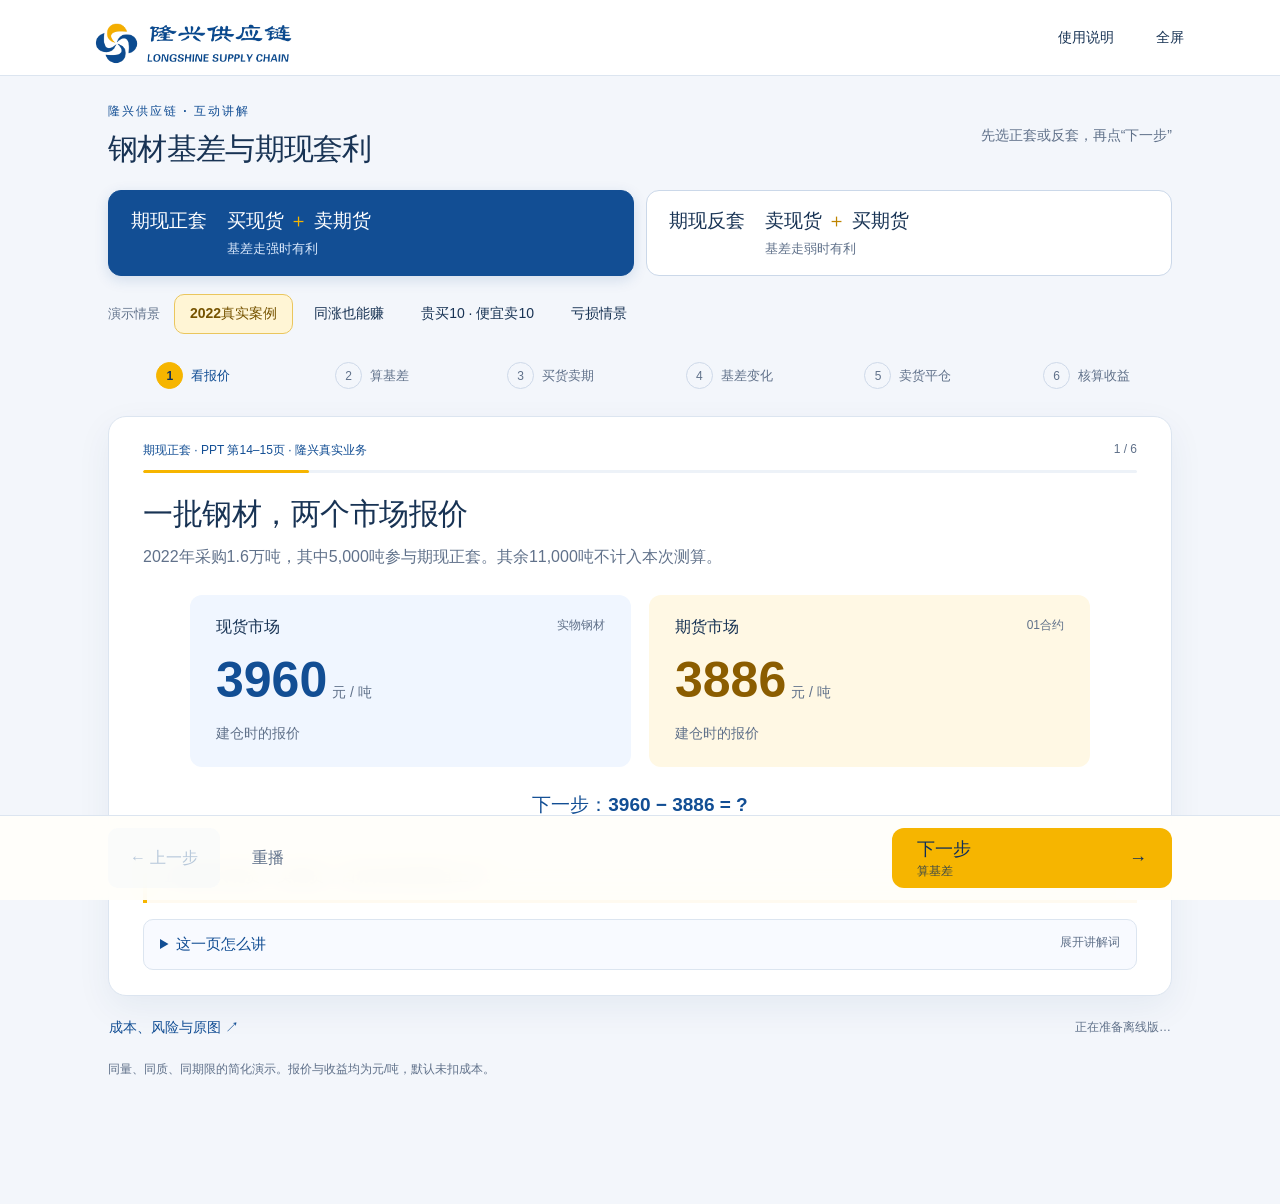
<file: index.html>
<!doctype html>
<html lang="zh-CN" data-app="longxing-v4">
<head><meta charset="utf-8"><meta name="viewport" content="width=device-width,initial-scale=1,viewport-fit=cover"><meta name="theme-color" content="#124e94"><meta name="apple-mobile-web-app-capable" content="yes"><meta name="apple-mobile-web-app-status-bar-style" content="default"><meta name="apple-mobile-web-app-title" content="隆兴讲解"><meta name="description" content="隆兴供应链：用大号算式，六步讲清钢材期现正套与反套。"><title>隆兴供应链｜钢材基差与期现套利</title><link rel="manifest" href="manifest.webmanifest"><link rel="apple-touch-icon" href="logo.png"><link rel="icon" href="icon.svg" type="image/svg+xml"><link rel="stylesheet" href="style.css"></head>
<body>
<header class="topbar"><div class="brand"><img src="logo.png" alt="隆兴供应链 LONGSHINE SUPPLY CHAIN"></div><div class="top-actions"><button id="help">使用说明</button><button id="fullscreen">全屏</button></div></header>
<main>
<div class="heading"><div><p class="eyebrow">隆兴供应链 · 互动讲解</p><h1>钢材基差与期现套利</h1></div><p class="guide">先选正套或反套，再点“下一步”</p></div>
<div class="strategies" role="group" aria-label="选择套利方向">
<button data-strategy="forward" aria-pressed="true"><span>期现正套</span><strong>买现货 <b>＋</b> 卖期货</strong><small>基差走强时有利</small></button>
<button data-strategy="reverse" aria-pressed="false"><span>期现反套</span><strong>卖现货 <b>＋</b> 买期货</strong><small>基差走弱时有利</small></button>
</div>
<div class="scenario-row"><span class="scenario-label">演示情景</span><div id="modes" class="modes" role="group" aria-label="演示情景"></div></div>
<nav id="steps" aria-label="六个讲解阶段"></nav>
<section class="stage" aria-label="互动讲解"><div class="stage-top"><span id="sceneLabel"></span><span id="stepCount"></span></div>
<div class="reading-progress" aria-hidden="true"><span id="readingProgress"></span></div>
<div id="narrative" aria-live="polite" aria-atomic="true"><h2 id="title"></h2><p id="description"></p></div>
<div id="visual"></div><div id="takeaway" class="takeaway"></div><details id="speaker" class="speaker"><summary>这一页怎么讲 <span>展开讲解词</span></summary><p id="speakerText"></p></details></section>
<div class="subbar"><button id="economics">成本、风险与原图 ↗</button><span id="offlineStatus" role="status">正在准备离线版…</span></div>
<p class="scope-note">同量、同质、同期限的简化演示。报价与收益均为元/吨，默认未扣成本。</p>
</main>
<div class="controlbar"><div class="controls"><button id="prev" aria-label="上一步">← <span>上一步</span></button><button id="replay" aria-label="从头重播">重播</button><button id="next">下一步 <span aria-hidden="true">→</span></button></div></div>
<dialog id="helpDialog"><div class="dialog-head"><h2>打开就能讲</h2><button data-close aria-label="关闭使用说明">×</button></div><div class="dialog-body">
<p>先选择“期现正套”或“期现反套”，再选情景。点击底部黄色“下一步”按六个阶段讲解，可后退、重播或直接点阶段。每页下方的“这一页怎么讲”可展开口语讲解词；展开后，翻页会继续显示。电脑还可用键盘左右方向键翻页。</p>
<h3>先把方向讲清楚</h3><p>基差始终按“现货价格 − 期货价格”计算。正套收益看“离场基差 − 建仓基差”，反套收益看“建仓基差 − 离场基差”。基差走强指带正负号的数值上升，不是绝对值变大。</p>
<h3>手机和平板保存到桌面</h3><p><strong>苹果 iPhone / iPad：</strong>Safari 打开网址 → 分享 → 添加到主屏幕。</p><p><strong>华为手机 / 平板：</strong>系统浏览器打开 → 菜单查找“添加到桌面”或“安装应用”（名称与支持因版本而异）。微信内请先选“在浏览器打开”。</p><button id="installApp" hidden class="pill">添加到桌面</button>
<h3>没有网络时怎么用</h3><p>第一次联网打开，等待“已备好离线版”。保存到桌面后，先开飞行模式试一次，确认本机已保存成功。清理浏览器数据、无痕浏览或系统回收缓存后，需要重新联网。</p><button id="offlineCheck" class="pill">检查离线准备状态</button><p id="offlineDetail" role="status"></p>
<h3>电脑备用</h3><a href="longxing.html" download="隆兴供应链互动讲解.html" class="pill">下载独立网页文件 ↓</a><p>电脑可下载后直接在浏览器打开。手机本地 HTML 支持不统一，手机和平板优先使用网址与桌面图标。</p><p class="small"><a href="https://support.apple.com/en-lamr/guide/iphone/iphea86e5236/ios" target="_blank" rel="noopener">Apple 主屏幕网页说明</a> · <a href="https://developer.mozilla.org/en-US/docs/Web/Progressive_web_apps/Guides/Caching" target="_blank" rel="noopener">离线缓存说明</a></p></div></dialog>
<dialog id="infoDialog"><div class="dialog-head"><h2>成本、风险与原图</h2><button data-close aria-label="关闭成本与风险">×</button></div><div class="dialog-body">
<div class="cost-panel"><h3 id="costScenario"></h3><label for="cost">综合成本（资金、仓储、运输、手续费等）</label><div class="cost-input"><input id="cost" type="number" min="0" max="10000" step="0.1" value="0" inputmode="decimal"><span>元 / 吨</span></div><p class="cost-rule">每吨净收益 = 每吨毛收益 − 综合成本</p><div class="net"><div><span>每吨净收益</span><strong id="netTon"></strong></div><div id="netTotalBox"><span>5,000吨合计</span><strong id="netTotal"></strong></div></div><p id="costHint"></p></div>
<details open><summary>“贵买10、便宜卖10”为什么仍可能赚钱？</summary><p>原图提出这个问题，但没有承诺一定盈利。正套按真实案例让利：采购3960＋10＝3970，销售3816−10＝3806，期货成交价不变。现货−164＋期货170＝6元/吨，等于原26元收益减去20元让利。其他成本低于6元/吨，净收益才为正。</p><p>反套让利示例则先少卖10元、后多花10元买回，原130元毛收益变成110元。两者都需要实际基差收益足以覆盖让利和成本。</p></details>
<details><summary>空头、多头和平仓是什么意思？</summary><p>卖出开仓后持有期货空头，以后买入同一合约平仓。期货价格下降对空头有利，上涨对空头不利。开仓时卖的是标准化合约，库存仍在，不等于已经把实物钢材卖给客户，也不是立刻收到整批货款。</p><p>买入开仓后持有期货多头，以后卖出同一合约平仓。价格上涨对多头有利，下跌对多头不利。平仓结束合约头寸；本演示的实物钢材买卖另行完成，不用买钢材“填补空头”来平仓。</p><p>期货需要保证金并逐日结算，持仓期间可能追加保证金。实物交割是另一条路径，需满足合约与交割规则。</p><a href="https://www.csrc.gov.cn/shenzhen/c105614/c1575563/content.shtml" target="_blank" rel="noopener">证监会投资者教育：多头、空头与平仓</a></details>
<details><summary>反套需要什么现货条件？怎么算库存收益？</summary><p>本演示采用“卖出已有可用库存，之后买回同量同质库存”的路径。先有可卖库存或合法可执行的货源安排，才能履约，不能假设任何商品都可无条件裸卖空。</p><p>4050卖出、3900补回，150元是这一轮库存卖出与补回的现金差；加期货−20元，得到130元/吨的策略毛收益。它不包含原库存历史采购成本对应的会计利润，也未扣借货、采购、资金、运输等成本。借货路径还须归还并计入借货费用。</p></details>
<details><summary>基差套利为什么不是无风险套利？</summary><p>未来基差不保证按预期变化。正套在基差走弱时受损，反套在基差走强时受损。等量套保也保留基差、品级与地域错配、期限与数量错配、流动性、交易对手、仓储损耗及现金流风险。</p><p>只有交易价格、交割、资金和全部成本等条件都能锁定，并能执行整个组合时，才可以讨论严格意义的无风险套利。本软件演示的是承担基差风险的交易。</p></details>
<details><summary>基差走强是不是“差的绝对值更大”？</summary><p>不是。本演示始终用“现货−期货”的带符号数值。−30变成−10，也是走强20；100变成74，是走弱26。正基差只说明现货比期货贵，不能单凭正负号判断该做正套还是反套。</p></details>
<details><summary>除了期现正套、反套，还有哪些套利？</summary><p>PPT 第20–22页还介绍跨期、跨市与跨品种套利：分别比较同品种不同月份、不同市场、不同品种的相对价格。它们研究的不是这里这一个现货与期货的基差，数量配比、交易成本和风险也不同。</p><p>主界面专门完整演示期现正套与反套，避免将不同策略混成同一个公式。</p></details>
<details><summary>原图、PPT与计算口径</summary><p>PPT 第12页给出正套与反套定义；第13、16页为正套同涨示例；第13、17页为反套示例。两组都是教学示例，不是隆兴真实成交记录。</p><p>2022真实业务来自第14–15页：10月从宝闽采购1.6万吨，其中5,000吨与茂高联合正套，01合约。客户按期货均价3716加基差100点价采购。26元/吨×5,000吨＝13万元，是期现毛收益，未扣成本和合作分成，剩余11,000吨不在测算中。</p><p>第15页“177−144＝26”的笔误已更正为“170−144＝26”。其中用“买钢材交割”解释买入平仓的比喻已改为合约交易与实物交易分别说明。</p><img class="reference" src="business.jpg" alt="隆兴供应链原始业务图：贵10元买、便宜10元卖还能盈利吗"><p>Logo 使用 PPT 内嵌原图。原图中的机会频次、期权等概括不作为本案例结论。让利和亏损情景均为教学假设。</p><a href="https://www.shfe.com.cn/services/marketresearch/magazine/202509/W020250924367245574513.pdf" target="_blank" rel="noopener">上期所刊载研究：基差风险与套保效果</a></details>
<p class="small">苏州隆兴供应链管理有限公司 · 教学演示，非实时行情或投资建议</p></div></dialog>
<script src="model.js"></script><script src="app.js"></script></body></html>
</file>
<file: style.css>
:root{--blue:#124e94;--navy:#102f58;--yellow:#f6b500;--ink:#183354;--muted:#60718a;--line:#dce5f0;--bg:#f3f6fb;--red:#b84444;font-synthesis:none}*{box-sizing:border-box}body{margin:0;color:var(--ink);background:var(--bg);font-family:-apple-system,BlinkMacSystemFont,'Segoe UI','PingFang SC','Microsoft YaHei',sans-serif;font-size:16px}button,input{font:inherit}button,a{touch-action:manipulation}button{cursor:pointer;color:inherit;background:none;border:0;border-radius:10px;min-height:44px}button:disabled{opacity:.3;cursor:default}button:focus-visible,a:focus-visible,summary:focus-visible,input:focus-visible{outline:3px solid var(--yellow);outline-offset:3px}button:hover{background:#124e9409}p{line-height:1.65}h1,h2,h3,p{margin-top:0}a{color:var(--blue);text-underline-offset:3px}.topbar{height:76px;padding:0 max(24px,calc((100vw - 1120px)/2));display:flex;align-items:center;justify-content:space-between;background:white;border-bottom:1px solid var(--line)}.brand{width:236px;height:73px;overflow:hidden;position:relative}.brand img{width:280px;max-width:none;position:absolute;top:-12px;left:-20px}.top-actions{display:flex;gap:10px}.top-actions button{padding:0 16px;font-size:14px}main{max-width:1120px;margin:auto;padding:26px 28px 125px}.heading{display:flex;align-items:center;justify-content:space-between;margin-bottom:20px}.eyebrow{font-size:12px;font-weight:600;color:var(--blue);letter-spacing:2px;margin-bottom:7px}h1{font-size:30px;font-weight:650;margin-bottom:0;letter-spacing:-.7px}.guide{font-size:14px;color:var(--muted);margin:0}.strategies{display:grid;grid-template-columns:1fr 1fr;gap:12px;margin-bottom:18px}.strategies button{display:grid;grid-template-columns:auto 1fr;align-items:center;gap:6px 20px;text-align:left;padding:17px 22px;border:1px solid #cbd8e9;border-radius:13px;background:#fff}.strategies button>span{font-size:19px;font-weight:700}.strategies strong{font-size:19px;white-space:nowrap}.strategies b{color:#be8400}.strategies small{grid-column:2;color:var(--muted);font-size:13px}.strategies button[aria-pressed=true]{background:var(--blue);color:white;border-color:var(--blue);box-shadow:0 4px 14px #124e9425}.strategies button[aria-pressed=true] b{color:var(--yellow)}.strategies button[aria-pressed=true] small{color:#d9e8fc}.scenario-row{display:flex;align-items:center;gap:14px;margin-bottom:20px}.scenario-label{font-size:13px;color:var(--muted);white-space:nowrap}.modes{display:flex;flex-wrap:wrap;gap:5px}.modes button{padding:0 15px;font-size:14px;min-height:40px;border:1px solid transparent}.modes button[aria-pressed=true]{background:#fff5d5;border-color:#eac65d;color:#765300;font-weight:700}nav{display:grid;grid-template-columns:repeat(6,1fr);margin-bottom:18px;gap:8px}nav button{display:flex;align-items:center;justify-content:center;gap:8px;font-size:13px;color:var(--muted);padding:6px}nav .num{height:27px;width:27px;display:grid;place-items:center;border:1px solid #ced9e9;border-radius:50%;font-size:12px;flex-shrink:0}nav .active{color:var(--blue);font-weight:700}nav .active .num{background:var(--yellow);border-color:var(--yellow);color:var(--navy)}nav .done .num{background:#dce9fa;border-color:#dce9fa;color:var(--blue)}.stage{background:white;border-radius:18px;border:1px solid var(--line);box-shadow:0 12px 35px #163e7710;padding:25px 34px}.stage-top{display:flex;justify-content:space-between;font-size:12px;color:var(--muted);gap:15px;margin-bottom:14px}#sceneLabel{color:var(--blue)}#stepCount{white-space:nowrap}#narrative h2{font-size:30px;line-height:1.35;letter-spacing:-.5px;margin-bottom:10px}#description{font-size:16px;color:var(--muted);max-width:900px;margin-bottom:24px}#visual{max-width:900px;margin:auto}.markets{display:grid;grid-template-columns:1fr 1fr;gap:18px}.market{padding:22px 26px;background:#f0f6ff;border-radius:12px}.market.future{background:#fff8e4}.market-label{display:flex;justify-content:space-between;gap:8px;font-weight:600;font-size:16px}.market-label small{font-weight:400;font-size:12px;color:var(--muted)}.price{font-size:50px;font-weight:700;line-height:1.2;color:var(--blue);margin:12px 0;font-variant-numeric:tabular-nums}.future .price{color:#8b5d00}.price em{font-size:14px;font-style:normal;font-weight:400;margin-left:5px;color:var(--muted)}.market p{margin:0;color:var(--muted);font-size:14px}.next-hint{font-size:19px;text-align:center;padding:25px 12px 8px;color:var(--blue)}.formula-title{text-align:center;font-size:18px;font-weight:600;margin-bottom:14px}.basis-equation{display:grid;grid-template-columns:1fr auto 1fr;align-items:stretch;gap:14px}.term{padding:18px 14px;border-radius:12px;text-align:center;background:#eef5ff;min-width:0}.term.future{background:#fff7df}.term label{display:block;font-size:16px;color:var(--blue)}.term.future label{color:#896000}.term strong{display:block;font-size:60px;line-height:1.15;font-weight:750;margin:9px 0;color:var(--blue);font-variant-numeric:tabular-nums}.term.future strong{color:#896000}.term small{color:var(--muted);font-size:13px}.operator{font-size:52px;font-weight:500;align-self:center;line-height:1.1;color:var(--navy)}.basis-answer{display:flex;justify-content:center;align-items:center;gap:20px;border-radius:12px;background:#eaf2ff;margin-top:14px;padding:15px 20px}.basis-answer label{font-size:17px;color:var(--blue)}.basis-answer strong{font-size:60px;line-height:1.1;color:var(--blue);font-variant-numeric:tabular-nums}.basis-answer em{font-size:15px;font-style:normal;color:var(--muted)}.mini-formula{font-size:20px;line-height:1.55;text-align:center;margin:16px 0 0;color:var(--muted)}.mini-formula b{color:var(--ink)}.trade-grid{display:grid;grid-template-columns:1fr 1fr;gap:16px}.trade{background:#f0f6ff;border-radius:12px;padding:21px}.trade.future{background:#fff8e4}.trade>label{display:block;font-size:14px;color:var(--muted);margin-bottom:7px}.trade h3{font-size:25px;margin-bottom:10px;color:var(--blue)}.trade.future h3{color:#896000}.trade .trade-price{font-size:33px;font-weight:700;margin-bottom:12px}.trade-price small{font-size:14px;font-weight:400}.flow{display:flex;align-items:center;gap:12px;font-size:15px;padding:13px 0;border-top:1px solid #d8e3f1;border-bottom:1px solid #d8e3f1;margin-bottom:12px}.flow b{color:var(--blue);font-size:24px}.trade p{font-size:15px;line-height:1.7;margin:0}.trade strong{color:var(--blue)}.plain-note{background:#f6f8fc;padding:16px 20px;margin-top:16px;border-radius:10px;font-size:15px;line-height:1.7}.plain-note b{color:var(--blue)}.takeaway{margin-top:23px;border-left:4px solid var(--yellow);background:#fffaf0;padding:14px 18px;font-size:16px;line-height:1.65;color:var(--navy)}.basis-track{display:flex;justify-content:center;align-items:center;gap:28px;margin:21px 0}.basis-track label{display:block;font-size:14px;color:var(--muted)}.basis-track strong{font-size:36px;line-height:1.2;color:var(--blue)}.basis-track>span{font-size:32px;color:#9cb2d0}.method{padding:20px 0;border-bottom:1px solid var(--line)}.method:last-child{border:0;padding-bottom:0}.method h3{font-size:18px;margin-bottom:15px}.method-tag{background:#eaf2ff;color:var(--blue);padding:4px 8px;border-radius:6px;font-size:13px;margin-right:8px}.leg-list{display:grid;grid-template-columns:1fr 1fr;gap:14px;margin-bottom:18px}.leg{padding:16px;background:#f5f7fb;border-radius:10px}.leg label{display:block;font-size:15px;color:var(--muted);margin-bottom:8px}.leg .leg-rule{font-size:14px;margin-bottom:6px;color:var(--muted)}.leg-equation{font-size:24px;font-weight:650;white-space:nowrap;font-variant-numeric:tabular-nums}.leg-equation b{color:var(--blue)}.negative{color:var(--red)!important}.positive{color:var(--blue)!important}.eq-wrap{text-align:center}.eq-caption{font-size:16px;color:var(--muted);margin-bottom:12px}.profit-equation{display:flex;align-items:flex-start;justify-content:center;gap:17px;flex-wrap:wrap}.profit-equation .operand{display:flex;flex-direction:column;align-items:center;min-width:0}.profit-equation strong{font-size:43px;line-height:1.2;font-weight:750;font-variant-numeric:tabular-nums}.profit-equation .operator{font-size:34px;align-self:flex-start;padding-top:5px}.profit-equation small{display:block;margin-top:8px;font-size:13px;color:var(--muted)}.profit-equation .answer strong{color:var(--blue)}.floating{padding:18px 14px;background:#f5f8fd;border-radius:12px}.floating h3{font-size:17px;text-align:center;margin-bottom:14px}.floating .profit-equation strong{font-size:38px}.floating p{text-align:center;margin:12px 0 0;font-size:13px;color:var(--muted)}.equality-note{text-align:center;font-size:14px;color:var(--muted);margin:16px 0 0}.result{background:var(--blue);color:white;border-radius:12px;margin-top:24px;padding:20px 25px;display:flex;justify-content:space-between;align-items:center;gap:18px}.result>div>label{display:block;font-size:14px;margin-bottom:5px}.result strong{font-size:40px;line-height:1.2;color:var(--yellow)}.result strong em{font-size:16px;font-style:normal}.result p{margin:6px 0 0;color:#e0eafa;font-size:14px}.result .amount-eq{font-size:22px;font-weight:600}.subbar{display:flex;align-items:center;justify-content:space-between;gap:10px;padding:10px 1px;font-size:12px;color:var(--muted)}.subbar button{font-size:14px;color:var(--blue);padding:0}.scope-note{font-size:12px;color:var(--muted);margin:0}.controlbar{position:fixed;bottom:0;left:0;right:0;background:#fffefaef;backdrop-filter:blur(12px);border-top:1px solid var(--line);z-index:5;padding:12px 24px calc(12px + env(safe-area-inset-bottom))}.controls{max-width:1064px;margin:auto;display:flex;gap:12px}#prev{padding:0 22px;background:#edf3fc;color:var(--blue);min-height:54px}#replay{padding:0 20px;color:var(--muted)}#next{margin-left:auto;width:280px;background:var(--yellow);color:var(--navy);font-size:18px;font-weight:700;display:flex;justify-content:space-between;align-items:center;padding:0 25px;min-height:54px;border-radius:12px}#next:hover{background:#ffca32}dialog{width:min(720px,calc(100% - 28px));max-height:85dvh;border:1px solid var(--line);border-radius:18px;padding:0;color:var(--ink);background:white;box-shadow:0 20px 90px #102f5840}dialog::backdrop{background:#10274280;backdrop-filter:blur(3px)}.dialog-head{display:flex;justify-content:space-between;align-items:center;padding:16px 22px;border-bottom:1px solid var(--line);position:sticky;top:0;background:white;z-index:2}.dialog-head h2{font-size:21px;margin:0}.dialog-head button{font-size:28px;width:44px}.dialog-body{padding:20px 24px}.dialog-body h3{font-size:18px;margin-top:25px}.dialog-body p{font-size:15px;color:#536b87}.dialog-body .small{font-size:12px;color:var(--muted)}.pill{display:inline-block;background:#eaf2ff;padding:13px 16px;border-radius:10px;font-size:14px;color:var(--blue);text-decoration:none}.pill[hidden]{display:none}.cost-panel{background:#f4f7fc;padding:18px;border-radius:12px}.cost-panel h3{margin:0 0 14px}.cost-panel label{font-size:14px;line-height:1.7}.cost-input{display:flex;gap:12px;align-items:center;margin:10px 0 20px;font-size:14px}.cost-input input{width:130px;padding:10px 12px;border:1px solid #c2d1e6;background:white;color:var(--ink);font-size:25px;border-radius:8px}.net{display:flex;flex-wrap:wrap;gap:22px}.net span{font-size:13px;color:var(--muted)}.net strong{display:block;font-size:29px;margin-top:5px}.cost-rule{font-weight:600}.cost-panel p{margin-bottom:0}details{border-bottom:1px solid var(--line);padding:18px 0}summary{font-size:16px;line-height:1.5;cursor:pointer}.reference{width:100%;height:auto}.animate{animation:appear .35s ease both}.basis-equation .term.future{animation-delay:.08s}.basis-answer{animation-delay:.15s}.profit-equation .answer{animation:appear .4s ease .12s both}@keyframes appear{from{opacity:.35;transform:translateY(7px)}to{opacity:1;transform:translateY(0)}}
@media(max-width:900px){.strategies button{grid-template-columns:1fr;gap:6px;padding:15px 18px}.strategies small{grid-column:1}.guide{display:none}.leg-equation{font-size:21px}}
@media(max-width:699px){.topbar{height:60px;padding:0 14px}.brand{width:183px;height:58px}.brand img{width:221px;top:-10px;left:-17px}.top-actions button{font-size:12px;padding:0 8px}#fullscreen{display:none}main{padding:18px 14px calc(110px + env(safe-area-inset-bottom))}.heading{margin-bottom:15px}.eyebrow{display:none}h1{font-size:23px;letter-spacing:-.6px}.strategies{gap:8px;margin-bottom:13px}.strategies button{padding:12px 11px;gap:5px;border-radius:10px}.strategies button>span{font-size:17px}.strategies strong{font-size:14px}.strategies small{font-size:11px}.scenario-row{display:block;margin-bottom:14px}.scenario-label{display:none}.modes{display:grid;grid-template-columns:repeat(2,1fr);gap:5px}.modes button{font-size:12px;min-height:38px;padding:0 7px;background:#eaf0f8}.modes[data-count="3"]{grid-template-columns:1.3fr 1fr 1fr}nav{gap:2px;margin-bottom:13px}nav button{flex-direction:column;padding:0;gap:5px;font-size:10px;min-height:45px}nav .num{width:24px;height:24px;font-size:11px}.stage{padding:18px 15px;border-radius:14px}.stage-top{font-size:10px;margin-bottom:12px}#narrative h2{font-size:23px;margin-bottom:9px}#description{font-size:14px;line-height:1.7;margin-bottom:19px}.markets{gap:10px}.market{padding:16px 12px}.market-label{font-size:14px;display:block}.market-label small{display:block;margin-top:5px;font-size:11px}.price{font-size:34px;margin:10px 0}.price em{display:block;font-size:11px;margin:5px 0 0}.market p{font-size:12px}.next-hint{font-size:17px;padding-top:20px}.formula-title{font-size:17px}.basis-equation{gap:7px}.term{padding:15px 6px}.term label{font-size:14px}.term strong{font-size:40px;margin:10px 0 7px;letter-spacing:-1px}.term small{font-size:11px}.operator{font-size:35px}.basis-answer{gap:14px;padding:16px 10px}.basis-answer label{font-size:15px}.basis-answer strong{font-size:52px}.basis-answer em{font-size:12px}.mini-formula{font-size:17px;line-height:1.8}.trade-grid{grid-template-columns:1fr;gap:12px}.trade{padding:18px}.trade h3{font-size:23px}.trade>label{font-size:13px}.trade .trade-price{font-size:28px}.trade p{font-size:14px}.flow{font-size:14px;gap:8px}.plain-note{font-size:14px;padding:14px}.takeaway{margin-top:19px;padding:12px 13px;font-size:14px}.basis-track{gap:20px;margin:18px 0}.basis-track label{font-size:12px}.basis-track strong{font-size:32px}.method{padding:18px 0}.method h3{font-size:17px}.leg-list{grid-template-columns:1fr;gap:10px}.leg{padding:14px 16px}.leg label{font-size:14px}.leg .leg-rule{font-size:13px}.leg-equation{font-size:25px}.profit-equation{gap:8px;flex-wrap:nowrap}.profit-equation strong{font-size:31px;letter-spacing:-.7px}.profit-equation .operator{font-size:25px;padding-top:3px}.profit-equation small{font-size:10px;margin-top:7px}.eq-caption{font-size:14px}.floating{padding:16px 10px}.floating .profit-equation strong{font-size:30px}.floating h3{font-size:15px}.result{padding:18px;display:block;margin-top:18px}.result strong{font-size:34px}.result .amount-eq{font-size:20px;margin-top:9px}.result p{font-size:12px}.subbar{font-size:10px;gap:6px}.subbar button{font-size:12px}.scope-note{font-size:10px}.controlbar{padding:9px 14px calc(9px + env(safe-area-inset-bottom))}.controls{gap:8px}#prev{padding:0 12px;font-size:13px;min-height:52px}#replay{padding:0 10px;font-size:13px}#next{width:auto;flex:1;font-size:18px;min-height:52px;padding:0 16px}.dialog-head{padding:14px 16px}.dialog-head h2{font-size:19px}.dialog-body{padding:16px}.net strong{font-size:25px}}
@media(max-width:370px){main{padding-left:10px;padding-right:10px}.stage{padding-left:13px;padding-right:13px}.strategies strong{font-size:13px}.term strong{font-size:37px}.profit-equation{gap:6px}.profit-equation strong{font-size:28px}.profit-equation .operator{font-size:23px}.leg-equation{font-size:23px}}
@media(prefers-reduced-motion:reduce){*,*::before,*::after{animation:none!important;transition:none!important;scroll-behavior:auto!important}}

/* Presenter guidance and clearer next action */
.reading-progress{height:3px;background:#edf2f8;border-radius:3px;margin:-3px 0 21px;overflow:hidden}.reading-progress span{display:block;height:100%;background:var(--yellow);border-radius:3px;transition:width .25s ease}
.speaker{margin-top:16px;padding:0;border:1px solid var(--line);border-radius:10px;background:#f8faff}.speaker summary{padding:13px 16px;color:var(--blue);font-weight:600;font-size:15px}.speaker summary span{font-size:12px;font-weight:400;color:var(--muted);float:right}.speaker[open] summary span{display:none}.speaker p{padding:0 16px 15px;margin:0;font-size:16px;line-height:1.9;color:var(--ink)}
.next-copy{display:flex;flex-direction:column;align-items:flex-start;gap:2px}.next-copy b{font-size:18px}.next-copy small{font-size:12px;font-weight:400;opacity:.8}#next{min-height:60px}.controls #prev{min-height:60px}
.result-cost{display:flex;align-items:center;justify-content:space-between;gap:16px;width:100%;text-align:left;border:1px solid #d0dded;background:#f5f8fd;padding:16px 18px;margin-top:14px}.result-cost span{display:grid;gap:6px}.result-cost b{font-size:16px}.result-cost small{font-size:14px;line-height:1.6;color:var(--muted)}.result-cost>strong{font-size:15px;color:var(--blue);white-space:nowrap}
@media(max-width:699px){.speaker summary{font-size:14px;padding:13px}.speaker summary span{font-size:11px}.speaker p{font-size:15px;padding:0 13px 13px}.result-cost{display:block;padding:14px}.result-cost>strong{display:block;margin-top:10px}.result-cost small{font-size:13px}.next-copy b{font-size:17px}.next-copy small{font-size:11px}.reading-progress{margin-bottom:17px}}
</file>
